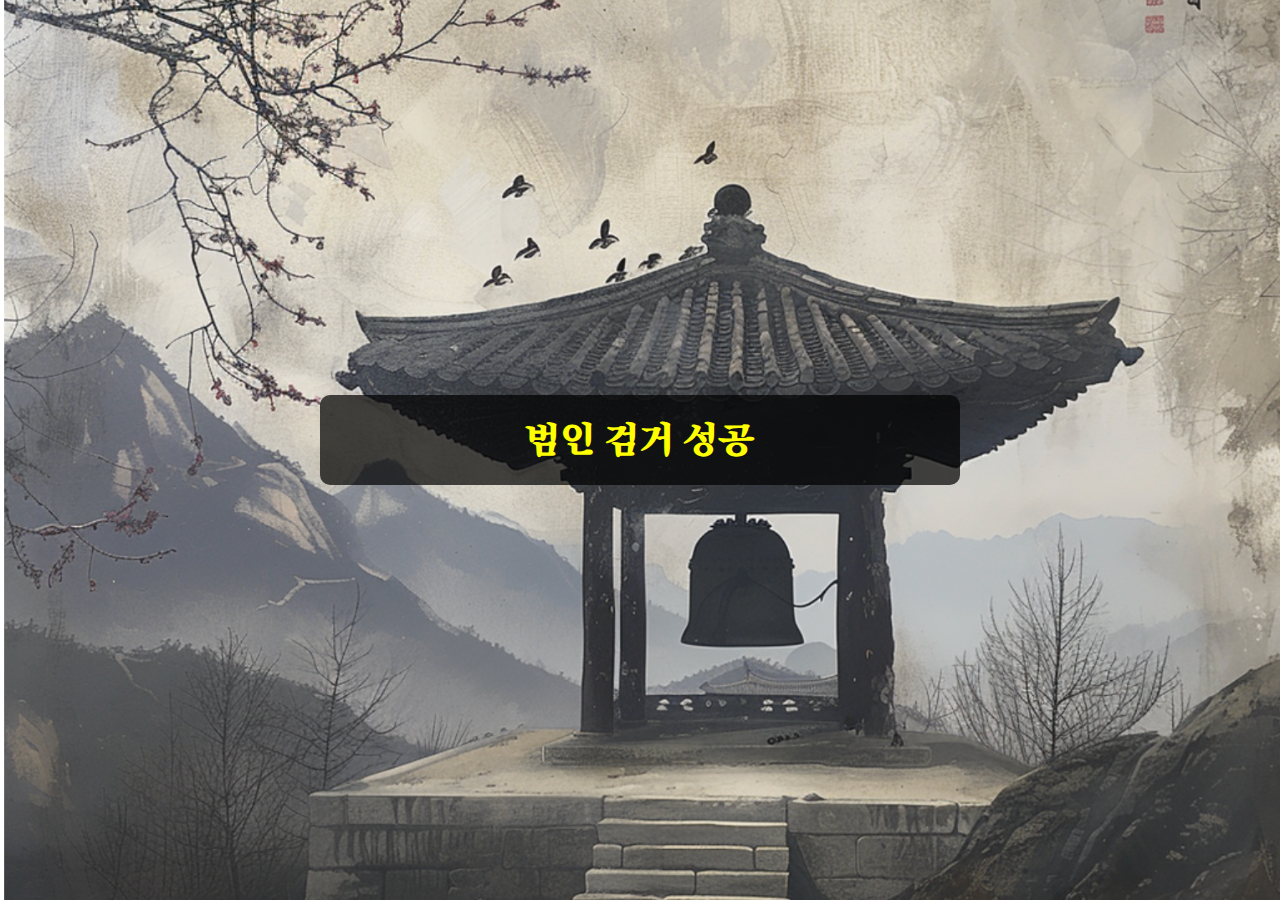
<file: answer.html>
<!DOCTYPE html>
<html lang="en">
<head>
    <meta charset="UTF-8">
    <meta name="viewport" content="width=device-width, initial-scale=1.0">
    <title>answer</title>
    <style> 
        @import url('https://fonts.googleapis.com/css2?family=Sankofa+Display&family=Song+Myung&display=swap');
        


        body {
            font-family: 'Song Myung', sans-serif;
            margin: 0;
            padding: 0;
            background: url('temple1.png') no-repeat center center fixed; /* 여기에 배경 이미지 파일 경로를 넣으세요 */
            background-size: cover;
            color: white;
            text-align: center;
            height: 100vh;
            display: flex;
            justify-content: center;
            align-items: center;
            flex-direction: column;
        }
        .message {
            background-color: rgba(0, 0, 0, 0.7); /* 반투명한 검정 배경 */
            padding: 20px;
            border-radius: 10px;
            width: 80%;
            max-width: 600px;
            margin-bottom: 20px;
        }
        h1 {
            font-size: 2.5em;
            color: yellow;
            margin: 0;
        }
        /* 순차적으로 나오는 이미지와 관련된 스타일 */
        .images {
            margin-top: 20px;
            display: flex;
            justify-content: center;
            flex-wrap: wrap;
        }
        .images img {
            max-width: 100%;
            max-height: 150px;
            margin: 10px;
            border-radius: 10px;
            opacity: 0;
            transition: opacity 2s ease-in-out;
        }
        .images img.show {
            opacity: 1;
        }
    </style>
</head>
<body>
    <div class="message">
        <h1>범인 검거 성공 </h1>
    </div>


    <script>
        // 이미지가 순차적으로 나타나도록 하는 스크립트
        document.addEventListener('DOMContentLoaded', function() {
            const images = document.querySelectorAll('.images img');
            let delay = 0;
            images.forEach((img, index) => {
                setTimeout(() => {
                    img.classList.add('show');
                }, delay);
                delay += 2000; // 각 이미지가 2초 간격으로 나타남
            });
        });
    </script>
</body>
</html>
</file>
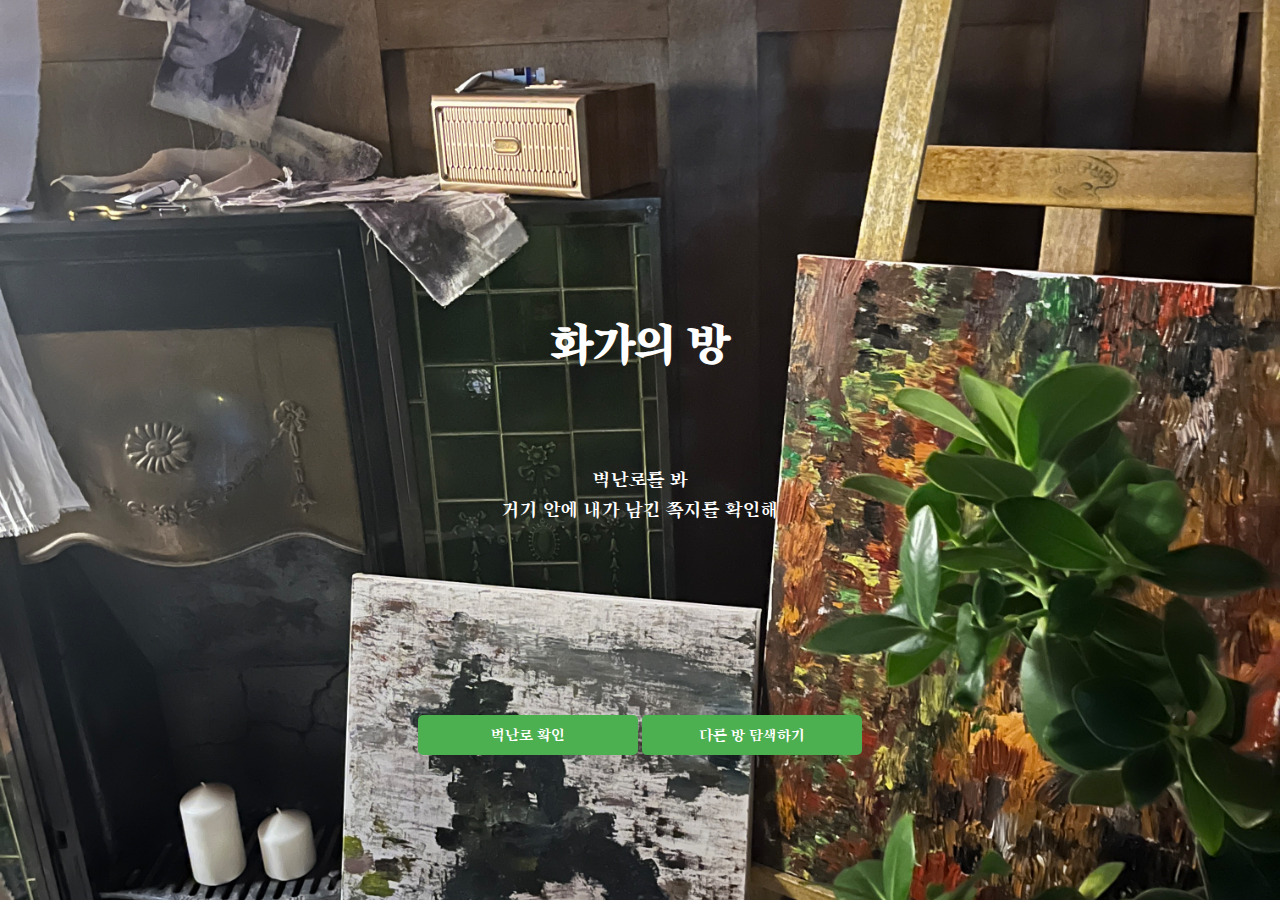
<file: artist.html>
<!DOCTYPE html>
<html lang="en">
<head>
    <meta charset="UTF-8">
    <meta name="viewport" content="width=device-width, initial-scale=1.0">
    <title>Artist's Room</title>
    <style> 
        @import url('https://fonts.googleapis.com/css2?family=Sankofa+Display&family=Song+Myung&display=swap');
        
        body {
             font-family: 'Song Myung', sans-serif; 
            margin: 0;
            padding: 0;
            color: white;
            background: url('artist.JPG') no-repeat center center fixed;
            background-size: cover;
            display: flex;
            flex-direction: column;
            justify-content: flex-end;
            align-items: center;
            height: 100vh;
            text-align: center;
        }

        h1 {
            font-size: 3em;
            font-weight: bold; /* Bold font weight for "작가의 방" */
            margin-bottom: 10vh; /* Adjusted to make space for the additional text */
        }

        .quote {
            font-size: 20px;
            margin-bottom: 20vh; /* Adjusted to position the text above the buttons */
            line-height: 1.5;
        }

        .quote u {
            font-weight: normal; /* Normal font weight for the underlined text */
        }

        .button-container {
            margin-bottom: 15vh; /* Position the buttons at 3/4 of the page height */
        }

        .button {
            width: 200px;
            padding: 10px;
            margin: 10px 0;
            background-color: #4caf50;
            border: none;
            border-radius: 5px;
            color: white;
            font-size: 1em;
            cursor: pointer;
            text-decoration: none;
            display: inline-block;
        }

        .button:hover {
            background-color: #45a049;
        }
    </style>
</head>
<body>
    <h1>화가의 방</h1>
    <div class="quote">
        벽난로를 봐 <br> 거기 안에 내가 남긴 쪽지를 확인해 
    </div>
    <div class="button-container">
        <a href="birds.html" class="button">벽난로 확인</a>
        <a href="index.html" class="button">다른 방 탐색하기</a>
    
    </div>
</body>
</html>
</file>
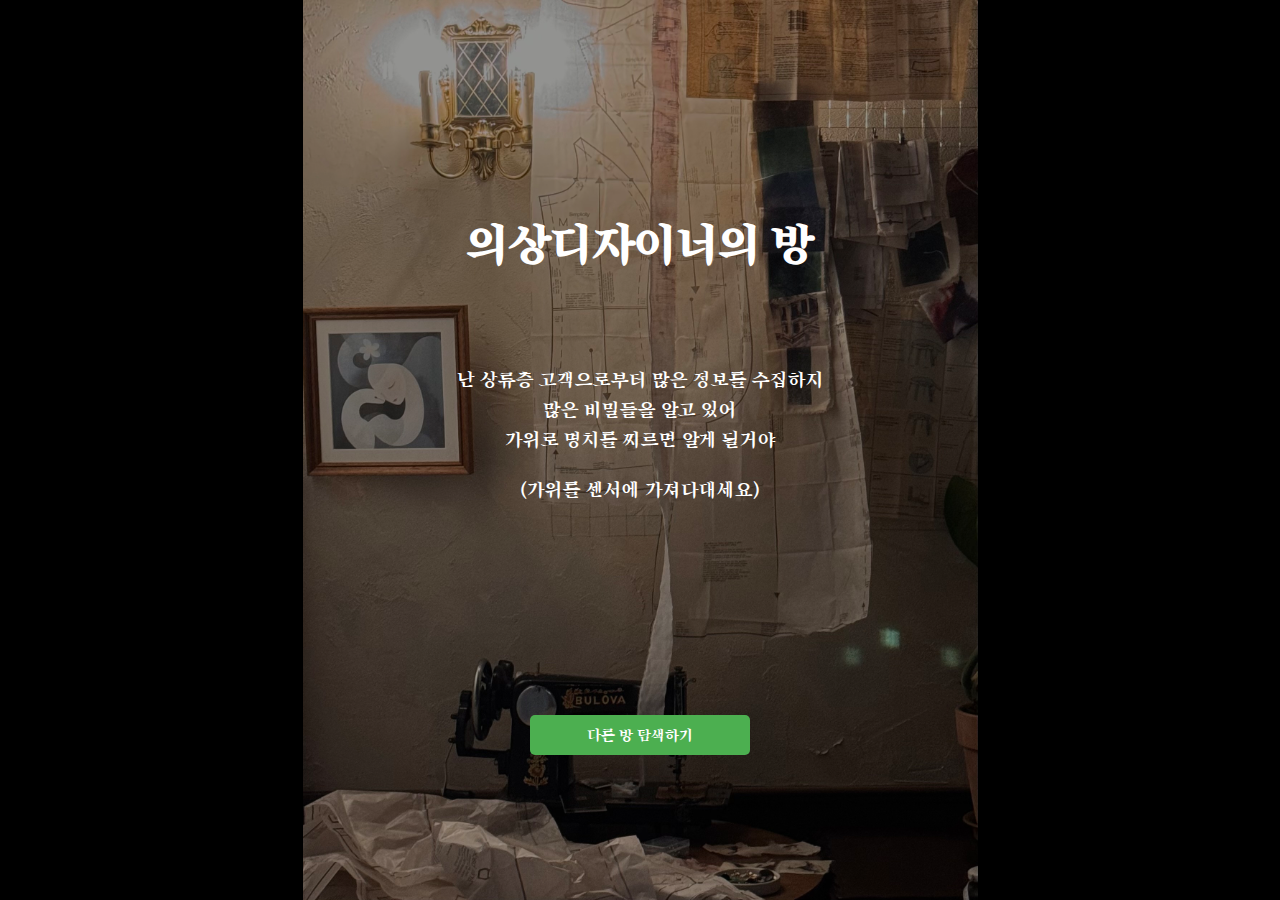
<file: designer.html>
<!DOCTYPE html>
<html lang="en">
<head>
    <meta charset="UTF-8">
    <meta name="viewport" content="width=device-width, initial-scale=1.0">
    <title>Designer's Room</title>
    <style> 
        @import url('https://fonts.googleapis.com/css2?family=Sankofa+Display&family=Song+Myung&display=swap');
        
        body {
            font-family: 'Song Myung', sans-serif; 
            margin: 0;
            padding: 0;
            color: white;
            background: url('designer1.JPG') no-repeat center center fixed;
            background-size: contain;
            display: flex;
            flex-direction: column;
            justify-content: flex-end;
            align-items: center;
            height: 100vh;
            text-align: center;
            background-color: black; 
        }

        h1 {
            font-size: 3em;
            font-weight: bold; /* Bold font weight for "작가의 방" */
            margin-bottom: 10vh; /* Adjusted to make space for the additional text */
        }

        .quote {
            font-size: 20px;
            margin-bottom: 20vh; /* Adjusted to position the text above the buttons */
            line-height: 1.5;
        }

        .quote u {
            font-weight: normal; /* Normal font weight for the underlined text */
        }

        .button-container {
            margin-bottom: 15vh; /* Position the buttons at 3/4 of the page height */
        }

        .button {
            width: 200px;
            padding: 10px;
            margin: 10px 0;
            background-color: #4caf50;
            border: none;
            border-radius: 5px;
            color: white;
            font-size: 1em;
            cursor: pointer;
            text-decoration: none;
            display: inline-block;
        }

        .button:hover {
            background-color: #45a049;
        }
    </style>
</head>
<body>
    <h1>의상디자이너의 방</h1>
    <div class="quote">
        난 상류층 고객으로부터 많은 정보를 수집하지 <br> 많은 비밀들을 알고 있어 <br> 가위로 명치를 찌르면 알게 될거야 <P> (가위를 센서에 가져다대세요) </P>
    </div>
    <div class="button-container">
        <a href="index.html" class="button">다른 방 탐색하기</a>
  
    </div>
</body>
</html>
</file>
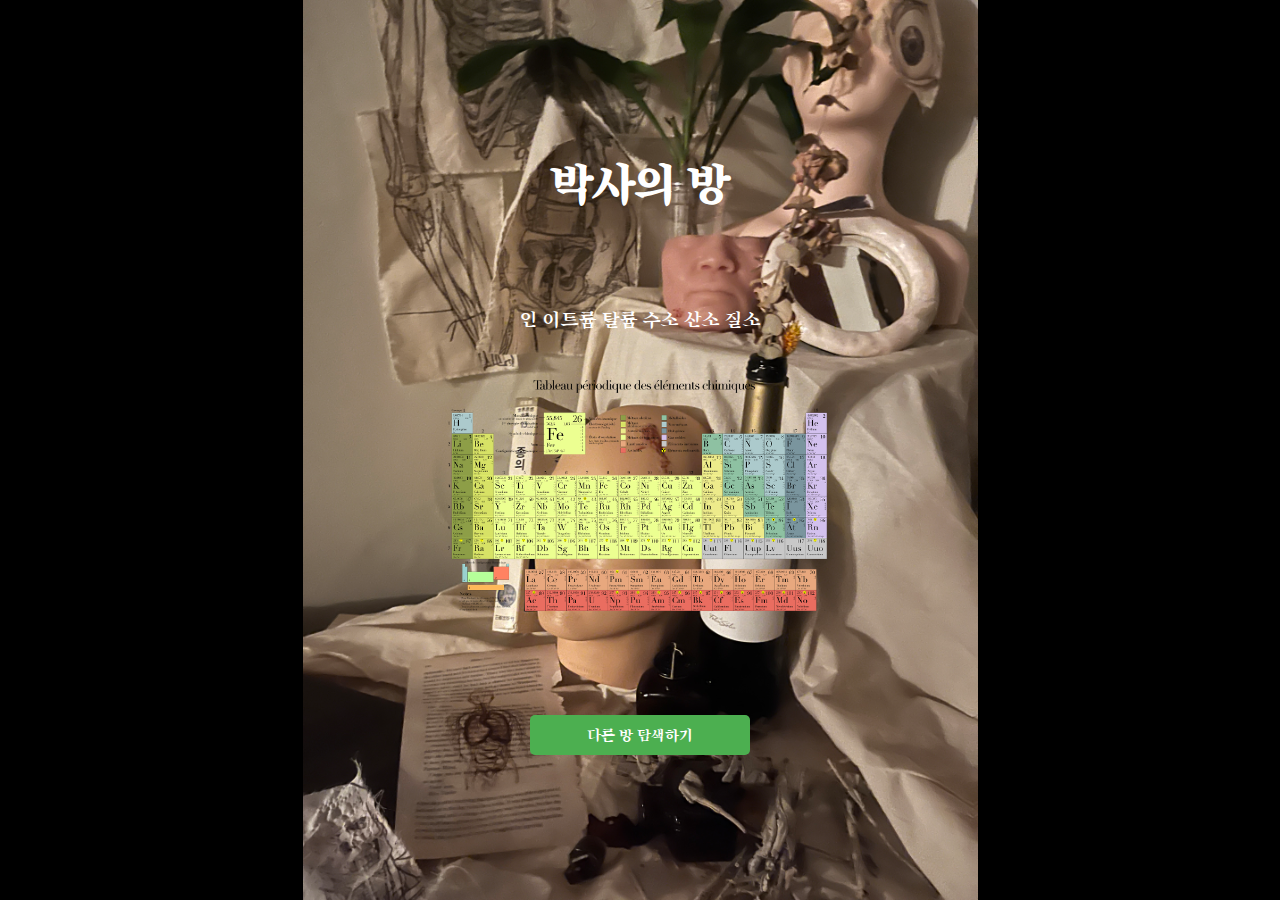
<file: doctor.html>
<!DOCTYPE html>
<html lang="en">
<head>
    <meta charset="UTF-8">
    <meta name="viewport" content="width=device-width, initial-scale=1.0">
    <title>Doctor's Room</title>
    <style> 
        @import url('https://fonts.googleapis.com/css2?family=Sankofa+Display&family=Song+Myung&display=swap');
        
        body {
            margin: 0;
            padding: 0;
            color: white;
            background: url('doctor.JPG') no-repeat center center fixed;
            background-size: contain;
            background-color: black; 
            display: flex;
            flex-direction: column;
            justify-content: flex-end;
            align-items: center;
            height: 100vh;
            text-align: center;
            font-family: 'Song Myung', sans-serif; /* 통일된 글씨체 설정 */
        }

        h1 {
            font-size: 3em;
            font-weight: bold; /* Bold font weight for "작가의 방" */
            margin-bottom: 10vh; /* Adjusted to make space for the additional text */
        }

        .quote {
            font-size: 20px;
            margin-bottom: 5vh; /* Adjusted to position the text above the image */
            line-height: 1.5;
        }

        .image-container {
            margin-bottom: 10vh; /* Adjusted to position the image above the buttons */
        }

        .image-container img {
            width: 30%; /* Set the image width to 1/10th of its original size */
            height: auto;
            border-radius: 10px;
            cursor: pointer; /* Add pointer cursor to indicate clickable */
        }

        .button-container {
            margin-bottom: 15vh; /* Position the buttons at 3/4 of the page height */
        }

        .button {
            width: 200px;
            padding: 10px;
            margin: 10px 0;
            background-color: #4caf50;
            border: none;
            border-radius: 5px;
            color: white;
            font-size: 1em;
            cursor: pointer;
            text-decoration: none;
            display: inline-block;
        }

        .button:hover {
            background-color: #45a049;
        }

        /* Modal styling */
        .modal {
            display: none; /* Hidden by default */
            position: fixed;
            z-index: 1;
            left: 0;
            top: 0;
            width: 100%;
            height: 100%;
            overflow: auto;
            background-color: rgba(0, 0, 0, 0.9);
        }

        .modal-content {
            margin: 15% auto;
            display: block;
            max-width: 80%;
        }

        .close {
            position: absolute;
            top: 10px;
            right: 25px;
            color: white;
            font-size: 35px;
            font-weight: bold;
            cursor: pointer;
        }
    </style>
</head>
<body>
    <h1>박사의 방</h1>
    <div class="quote">
        인 이트륨 탈륨 수소 산소 질소 <br> 
    </div>
    
    <!-- Image container to hold the image below the quote -->
    <div class="image-container">
        <img id="myImg" src="elements.png" alt="Doctor's Image">
    </div>
    
    <div class="button-container">
        <a href="index.html" class="button">다른 방 탐색하기</a>
        
    </div>

    <!-- The Modal -->
    <div id="myModal" class="modal">
        <span class="close">&times;</span>
        <img class="modal-content" id="img01">
    </div>

    <script>
        // Get the modal
        var modal = document.getElementById("myModal");

        // Get the image and insert it inside the modal
        var img = document.getElementById("myImg");
        var modalImg = document.getElementById("img01");
        img.onclick = function(){
            modal.style.display = "block";
            modalImg.src = this.src;
        }

        // Get the <span> element that closes the modal
        var span = document.getElementsByClassName("close")[0];

        // When the user clicks on <span> (x), close the modal
        span.onclick = function() { 
            modal.style.display = "none";
        }
    </script>
</body>
</html>
</file>
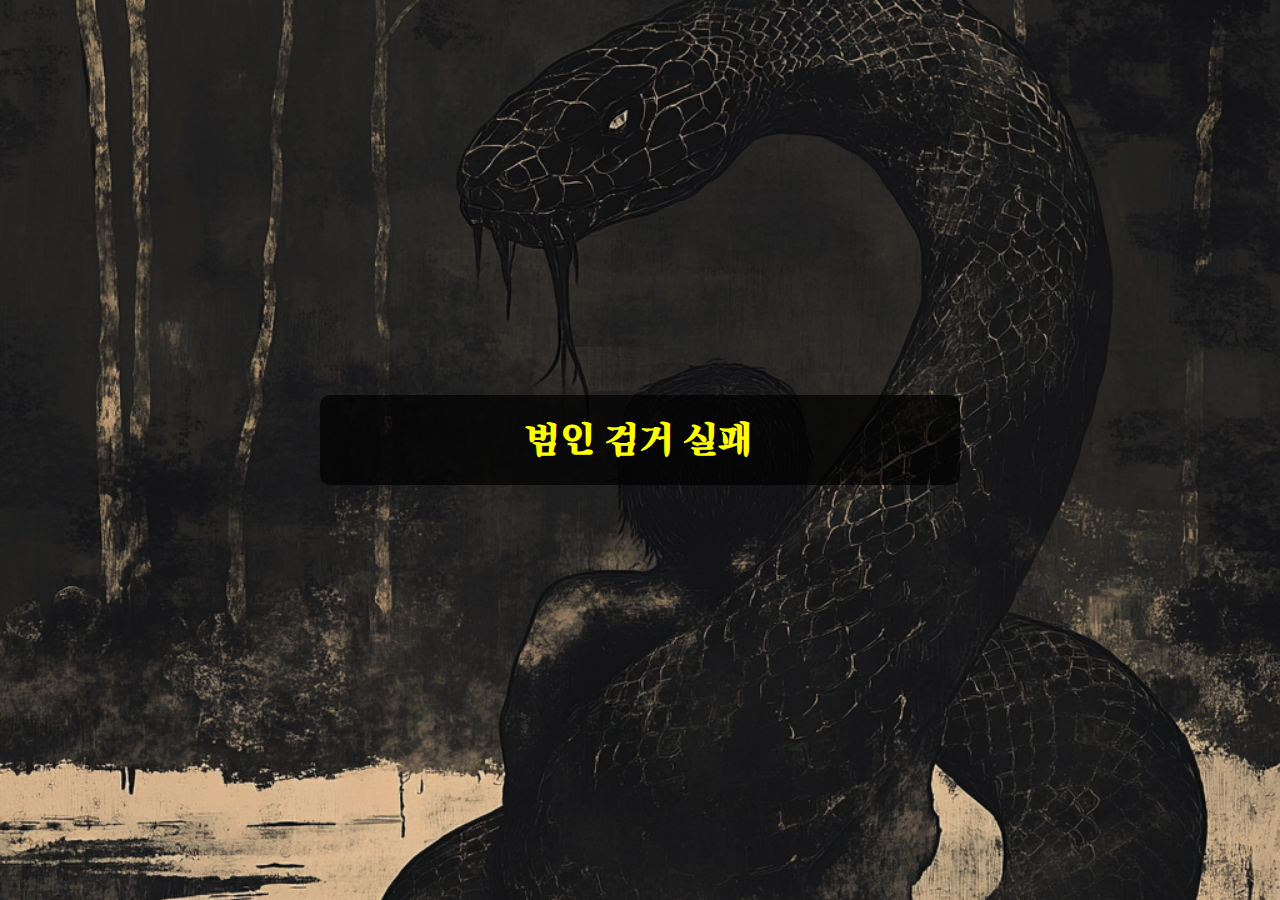
<file: fail.html>
<!DOCTYPE html>
<html>
<head>
    <title>범인 검거 성공</title>
    <meta name="viewport" content="width=device-width, initial-scale=1">
    <style>
         @import url('https://fonts.googleapis.com/css2?family=Sankofa+Display&family=Song+Myung&display=swap');
        
        body {
            font-family: 'Song Myung', sans-serif;
            margin: 0;
            padding: 0;
            background: url('snake3.png') no-repeat center center fixed; /* 여기에 배경 이미지 파일 경로를 넣으세요 */
            background-size: cover;
            color: white;
            text-align: center;
            height: 100vh;
            display: flex;
            justify-content: center;
            align-items: center;
            flex-direction: column;
        }
        .message {
            background-color: rgba(0, 0, 0, 0.7); /* 반투명한 검정 배경 */
            padding: 20px;
            border-radius: 10px;
            width: 80%;
            max-width: 600px;
            margin-bottom: 20px;
        }
        h1 {
            font-size: 2.5em;
            color: yellow;
            margin: 0;
        }
        /* 순차적으로 나오는 이미지와 관련된 스타일 */
        .images {
            margin-top: 20px;
            display: flex;
            justify-content: center;
            flex-wrap: wrap;
        }
        .images img {
            max-width: 100%;
            max-height: 150px;
            margin: 10px;
            border-radius: 10px;
            opacity: 0;
            transition: opacity 2s ease-in-out;
        }
        .images img.show {
            opacity: 1;
        }
    </style>
</head>
<body>
    <div class="message">
        <h1>범인 검거 실패 </h1>
    </div>


    <script>
        // 이미지가 순차적으로 나타나도록 하는 스크립트
        document.addEventListener('DOMContentLoaded', function() {
            const images = document.querySelectorAll('.images img');
            let delay = 0;
            images.forEach((img, index) => {
                setTimeout(() => {
                    img.classList.add('show');
                }, delay);
                delay += 2000; // 각 이미지가 2초 간격으로 나타남
            });
        });
    </script>
</body>
</html>
</file>
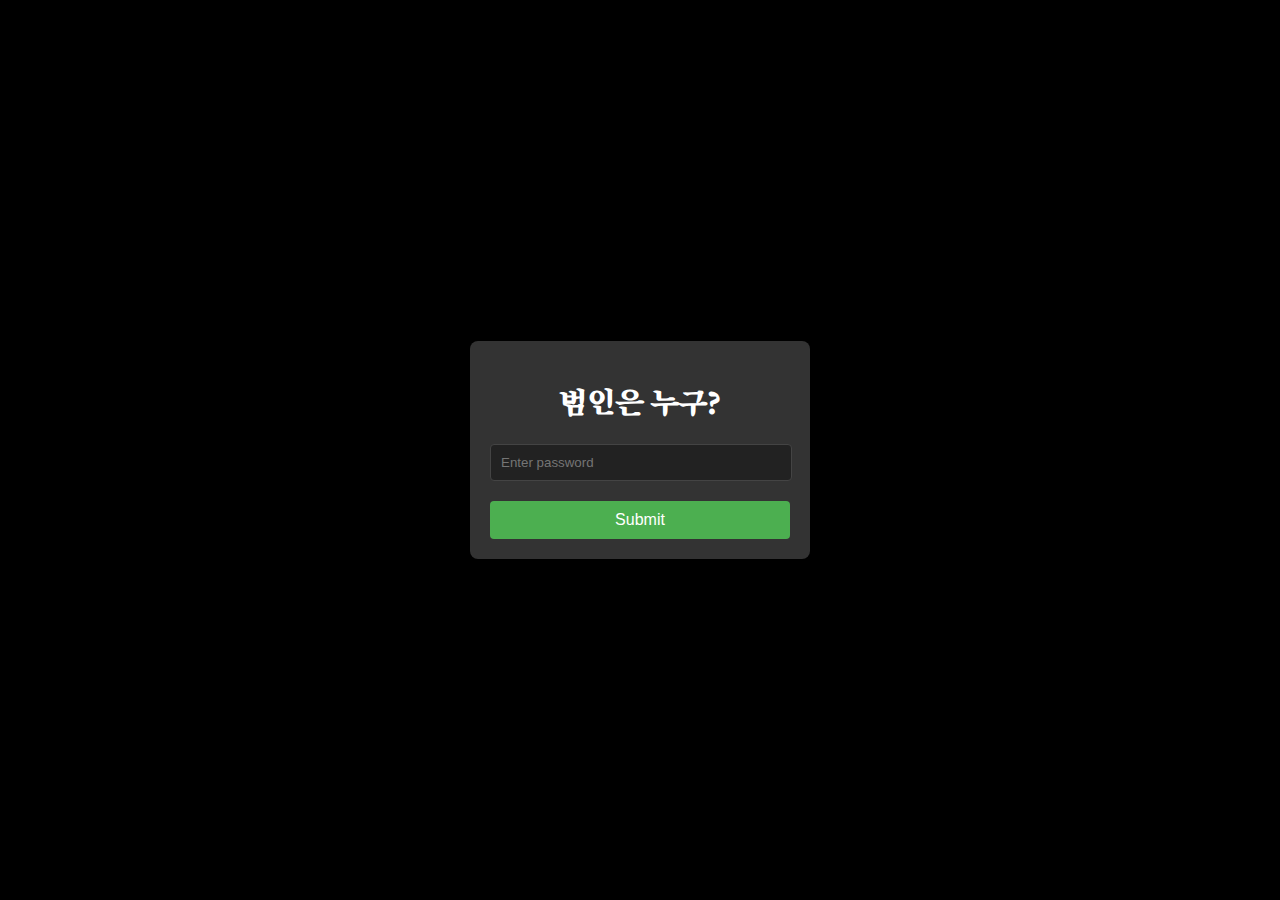
<file: report.html>
<!DOCTYPE html>
<html lang="kr">
<head>
    <meta charset="UTF-8">
    <meta name="viewport" content="width=device-width, initial-scale=1.0">
    <title>Call</title>
    <style> 
        @import url('https://fonts.googleapis.com/css2?family=Sankofa+Display&family=Song+Myung&display=swap');
        
        body {
            font-family: 'Song Myung', sans-serif;
            margin: 0;
            padding: 0;
            display: flex;
            justify-content: center;
            align-items: center;
            height: 100vh;
            background: #000000; /* 배경색을 검정색으로 변경 */
            color: #fff; /* 텍스트 색상을 흰색으로 변경 */
        }
        .container {
            background-color: #333; /* 컨테이너 배경을 짙은 회색으로 변경 */
            padding: 20px;
            border-radius: 8px;
            box-shadow: 0 0 10px rgba(0, 0, 0, 0.5); /* 약간의 그림자를 추가 */
            width: 100%;
            max-width: 300px;
            text-align: center;
        }
        input[type="password"] {
            width: calc(100% - 20px);
            padding: 10px;
            margin-bottom: 20px;
            border: 1px solid #444; /* 입력 필드의 테두리를 어두운 회색으로 변경 */
            border-radius: 4px;
            background-color: #222; /* 입력 필드의 배경을 어두운 색으로 변경 */
            color: #fff; /* 입력 필드의 텍스트 색상을 흰색으로 변경 */
        }
        input[type="submit"] {
            width: 100%;
            padding: 10px;
            background-color: #4caf50;
            border: none;
            border-radius: 4px;
            color: #fff;
            font-size: 16px;
            cursor: pointer;
        }
        input[type="submit"]:hover {
            background-color: #45a049;
        }
    </style>
</head>
<body>
    <div class="container">
        <h1>범인은 누구?</h1>
        <form onsubmit="return checkPassword()">
            <input type="password" id="password" placeholder="Enter password" required>
            <input type="submit" value="Submit">
        </form>
    </div>

    <script>
        function checkPassword() {
            // Get the value of the password input field
            let password = document.getElementById('password').value;
            
            // Check if the entered password is "qkrtk"
            if (password === "qkrtk") {
                window.location.href = "answer.html"; // Redirect to success page
                return false; // Prevent form submission
            } else {
                window.location.href = "fail.html"; // Redirect to fail page
                return false; // Prevent form submission
            }
        }
    </script>
</body>
</html>
</file>
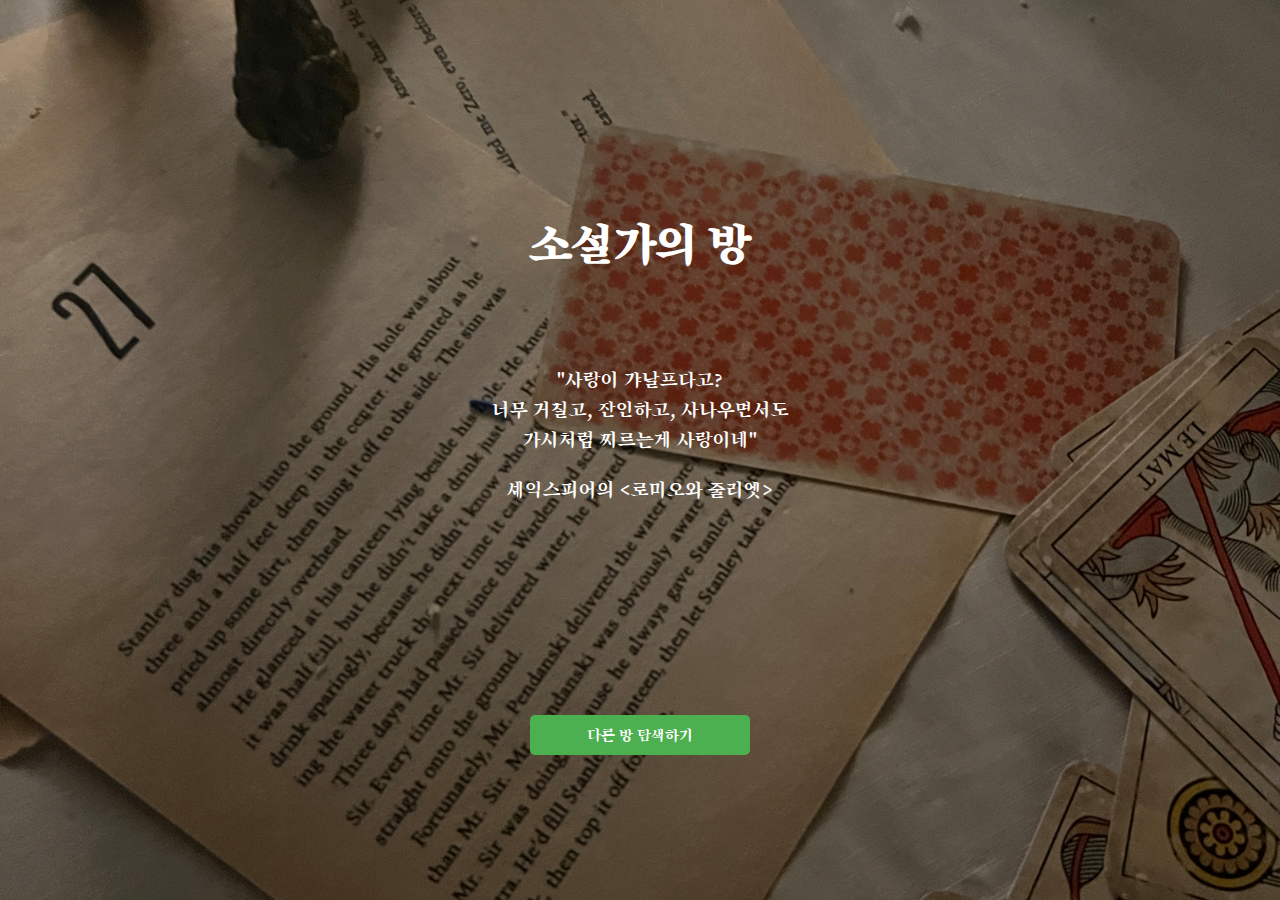
<file: writer.html>
<!DOCTYPE html>
<html lang="en">
<head>
    <meta charset="UTF-8">
    <meta name="viewport" content="width=device-width, initial-scale=1.0">
    <title>Writer's Room</title>
    <style> 
        @import url('https://fonts.googleapis.com/css2?family=Sankofa+Display&family=Song+Myung&display=swap');
        
        body {
             font-family: 'Song Myung', sans-serif; 
            margin: 0;
            padding: 0;
            color: white;
            background: url('writer.JPG') no-repeat center center fixed;
            background-size: cover;
            display: flex;
            flex-direction: column;
            justify-content: flex-end;
            align-items: center;
            height: 100vh;
            text-align: center;
        }

        h1 {
            font-size: 3em;
            font-weight: bold; /* Bold font weight for "작가의 방" */
            margin-bottom: 10vh; /* Adjusted to make space for the additional text */
        }

        .quote {
            font-size: 20px;
            margin-bottom: 20vh; /* Adjusted to position the text above the buttons */
            line-height: 1.5;
        }

        .quote u {
            font-weight: normal; /* Normal font weight for the underlined text */
        }

        .button-container {
            margin-bottom: 15vh; /* Position the buttons at 3/4 of the page height */
        }

        .button {
            width: 200px;
            padding: 10px;
            margin: 10px 0;
            background-color: #4caf50;
            border: none;
            border-radius: 5px;
            color: white;
            font-size: 1em;
            cursor: pointer;
            text-decoration: none;
            display: inline-block;
        }

        .button:hover {
            background-color: #45a049;
        }
    </style>
</head>
<body>
    <h1>소설가의 방</h1>
    <div class="quote">
        "사랑이 갸날프다고?  <br> 너무 거칠고, 잔인하고, 사나우면서도<br> 가시처럼 찌르는게 사랑이네"<p> 셰익스피어의 <로미오와 줄리엣></p>
    </div>
    <div class="button-container">
        <a href="index.html" class="button">다른 방 탐색하기</a>
      
    </div>
</body>
</html>
</file>
